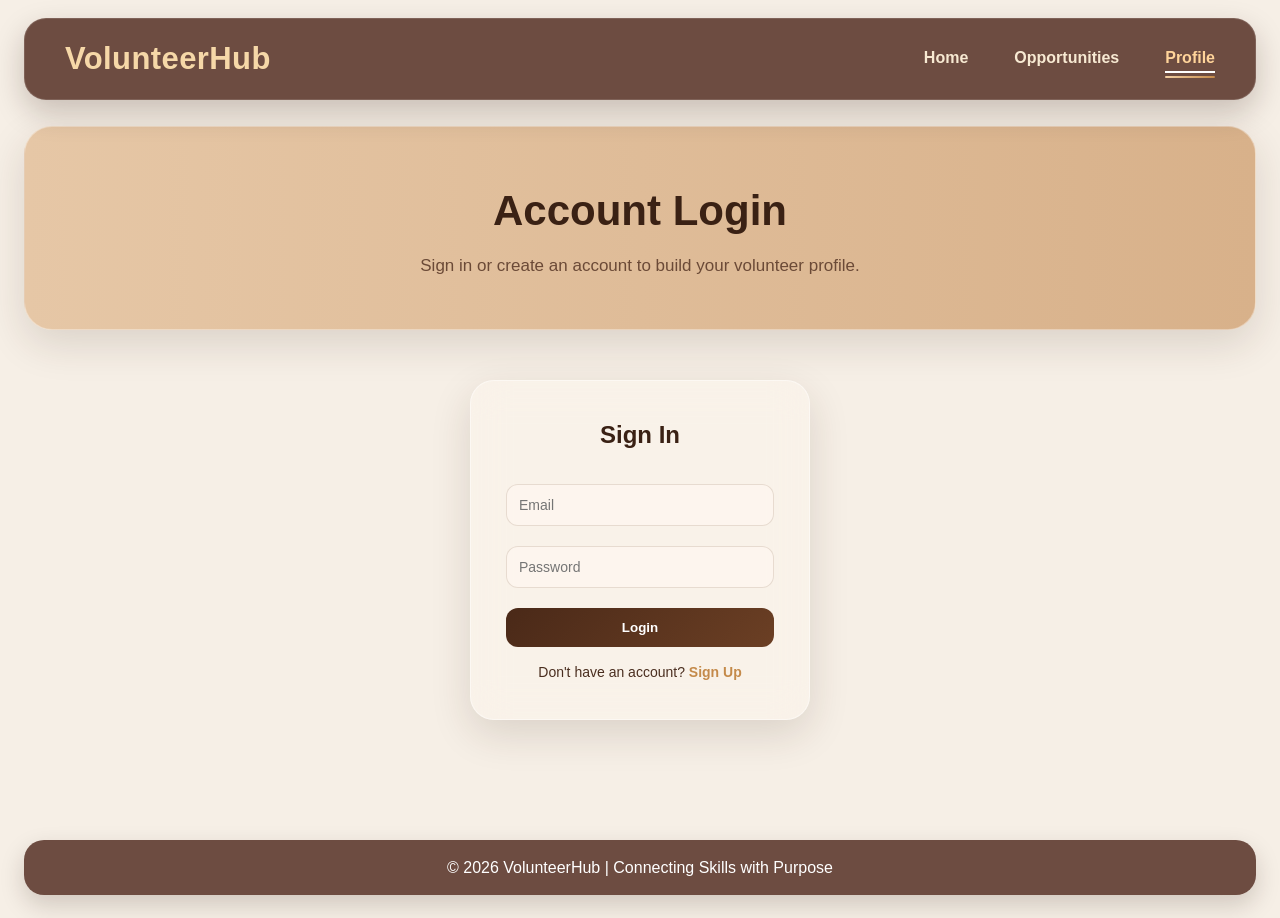
<file: auth.html>
<!DOCTYPE html>
<html lang="en">
<head>
<meta charset="UTF-8">
<meta name="viewport" content="width=device-width, initial-scale=1.0">
<title>VolunteerHub - Login</title>
<link rel="stylesheet" href="style.css">
</head>

<body>

<header class="navbar">
<div class="logo">VolunteerHub</div>

<nav>
<a href="index.html">Home</a>
<a href="opportunities.html">Opportunities</a>
<a href="auth.html" class="active">Profile</a>
</nav>
</header>

<section class="page-banner">
<h1>Account Login</h1>
<p>Sign in or create an account to build your volunteer profile.</p>
</section>

<div class="auth-container">

<!-- LOGIN -->
<div class="auth-box" id="loginBox">

<h2>Sign In</h2>

<input type="email" id="loginEmail" placeholder="Email">
<input type="password" id="loginPassword" placeholder="Password">

<button type="button" onclick="loginUser()">Login</button>

<p class="auth-text">
Don't have an account? 
<span onclick="showSignup()">Sign Up</span>
</p>

</div>


<!-- SIGNUP -->
<div class="auth-box signup-box" id="signupBox">

<h2>Create Profile</h2>

<input type="text" id="name" placeholder="Full Name">
<input type="email" id="email" placeholder="Email">
<input type="password" id="password" placeholder="Create Password">

<input type="tel" id="phone" placeholder="Phone Number">
<input type="text" id="location" placeholder="Location">
<input type="number" id="availability" placeholder="Availability (hours/week)">

<h3>Select Skills</h3>

<div class="skill-toggle">

<button type="button" class="skill-btn" onclick="toggleSkill(this)">Marketing</button>
<button type="button" class="skill-btn" onclick="toggleSkill(this)">Teaching</button>
<button type="button" class="skill-btn" onclick="toggleSkill(this)">Design</button>
<button type="button" class="skill-btn" onclick="toggleSkill(this)">Fundraising</button>
<button type="button" class="skill-btn" onclick="toggleSkill(this)">Communication</button>
<button type="button" class="skill-btn" onclick="toggleSkill(this)">Gardening</button>

</div>

<button type="button" onclick="createAccount()">Create Account</button>

<p class="auth-text">
Already have an account? 
<span onclick="showLogin()">Sign In</span>
</p>

</div>

</div>

<footer>
<p>© 2026 VolunteerHub | Connecting Skills with Purpose</p>
</footer>

<script src="script.js"></script>

</body>
</html>
</file>
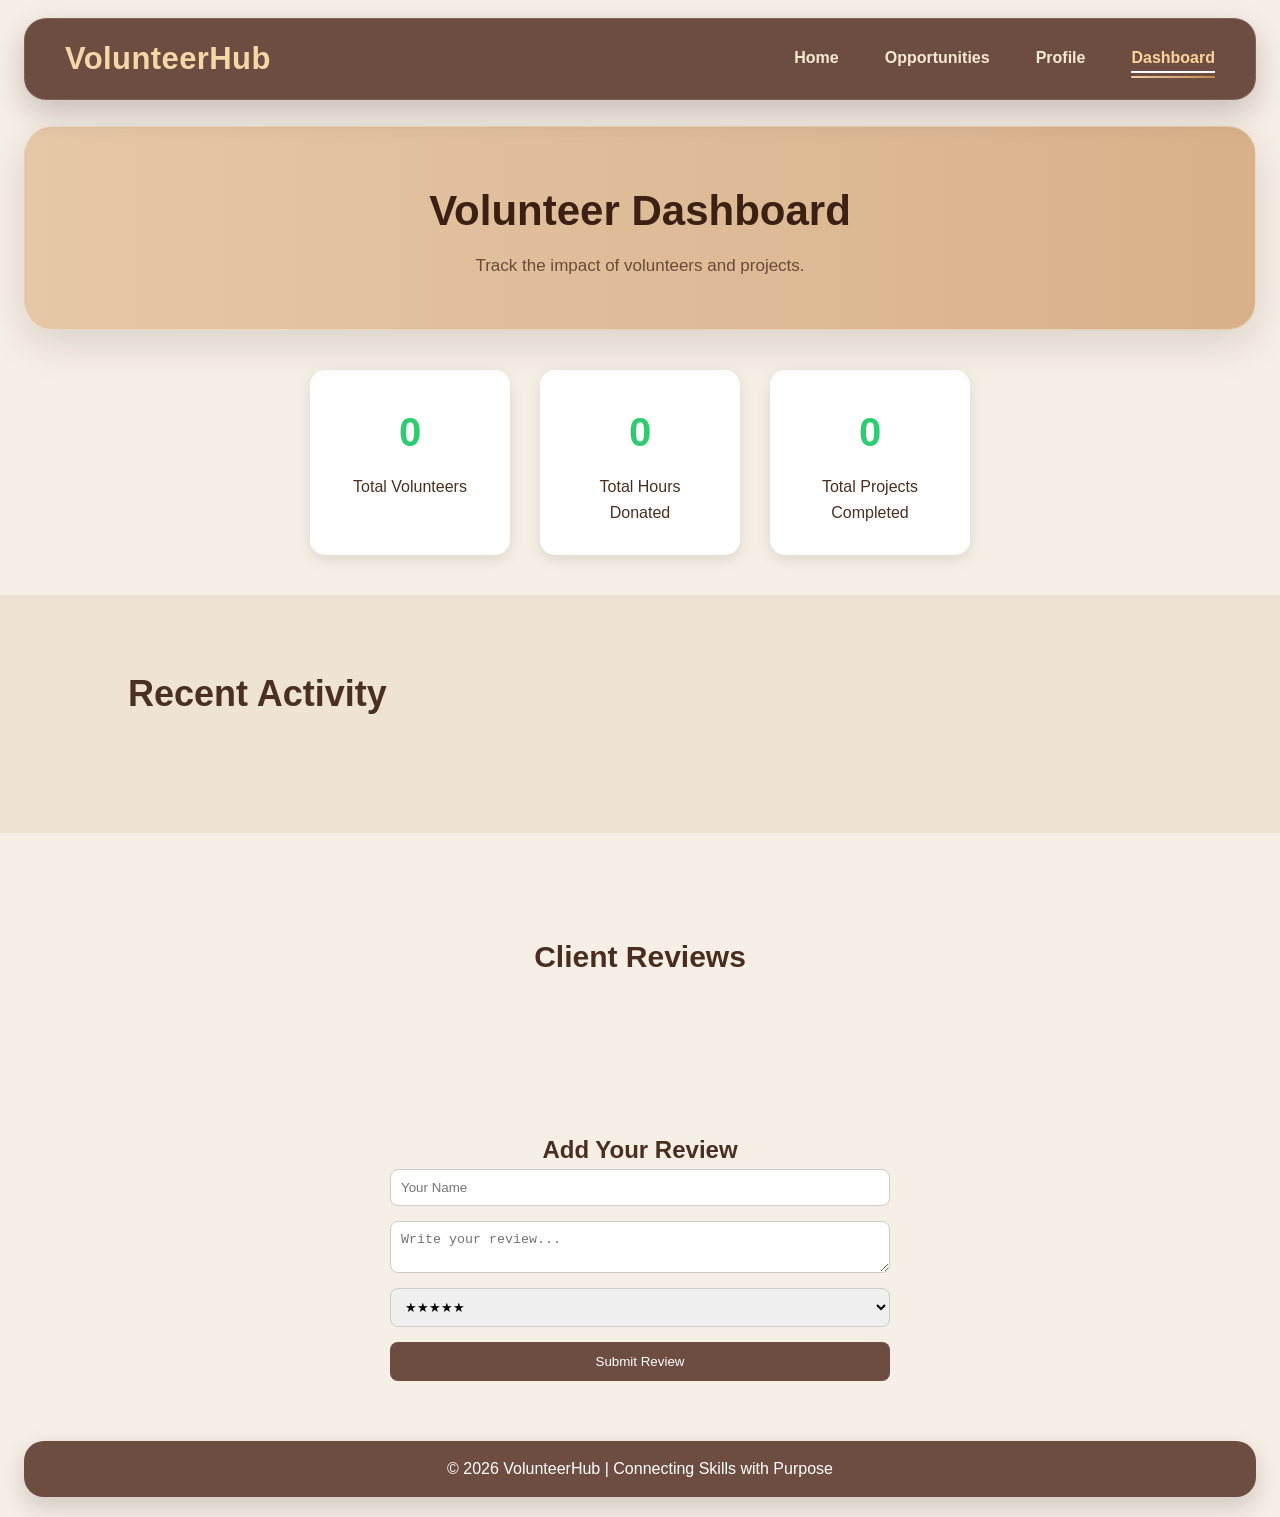
<file: dashboard.html>
<!DOCTYPE html>

<html lang="en">
<head>
<meta charset="UTF-8">
<meta name="viewport" content="width=device-width, initial-scale=1.0">
<title>VolunteerHub - Dashboard</title>
<link rel="stylesheet" href="style.css">
</head>

<body>

<header class="navbar">
<div class="logo">VolunteerHub</div>

<nav>
<a href="index.html">Home</a>
<a href="opportunities.html">Opportunities</a>
<a href="profile.html">Profile</a>
<a href="dashboard.html" class="active">Dashboard</a>
</nav>
</header>

<section class="page-banner">
<h1>Volunteer Dashboard</h1>
<p>Track the impact of volunteers and projects.</p>
</section>

<section class="dashboard-container">

<div class="dashboard-card">
<h2 id="totalVolunteers">0</h2>
<p>Total Volunteers</p>
</div>

<div class="dashboard-card">
<h2 id="totalHours">0</h2>
<p>Total Hours Donated</p>
</div>

<div class="dashboard-card">
<h2 id="totalProjects">0</h2>
<p>Total Projects Completed</p>
</div>

</section>
<!-- RECENT ACTIVITY -->

<section class="activity-section">

<h2 class="activity-title">Recent Activity</h2>

<div class="activity-list" id="activityList">

<div class="activity-item">

<div class="activity-icon">💜</div>

<div class="activity-text">
<h3>Completed session at Green Earth Foundation</h3>
<p>2 days ago • 4 hours contributed</p>
</div>

</div>

<div class="activity-item">

<div class="activity-icon">💜</div>

<div class="activity-text">
<h3>Volunteered for Community Food Drive</h3>
<p>5 days ago • 3 hours contributed</p>
</div>

</div>

<div class="activity-item">

<div class="activity-icon">💜</div>

<div class="activity-text">
<h3>Animal Shelter Support Program</h3>
<p>1 week ago • 5 hours contributed</p>
</div>

</div>

</div>

</section>

<!-- CLIENT REVIEWS -->

<section class="testimonial-section">

<h2 class="testimonial-title">Client Reviews</h2>

<div class="testimonial-grid" id="reviewsContainer">

<div class="testimonial-card">
<img src="https://i.pravatar.cc/80?img=12">
<h3>Victoria Linton</h3>
<div class="stars">★★★★★</div>
<p>The volunteers were incredibly helpful and dedicated. Their support made our community project a great success.</p>
</div>

<div class="testimonial-card highlight">
<img src="https://i.pravatar.cc/90?img=5">
<h3>EXCELLENT JOB!</h3>
<div class="stars">★★★★★</div>
<p>The VolunteerHub team showed outstanding commitment and teamwork. Their efforts had a real impact on our organization.</p>
</div>

<div class="testimonial-card">
<img src="https://i.pravatar.cc/80?img=20">
<h3>Nelly Vane</h3>
<div class="stars">★★★★★</div>
<p>The team did an amazing job helping us run our charity event smoothly. Highly recommended!</p>
</div>

</div>

</section>



<!-- ADD REVIEW SECTION -->

<section class="add-review">

<h2>Add Your Review</h2>

<form id="reviewForm">

<input type="text" id="clientName" placeholder="Your Name" required>

<textarea id="clientReview" placeholder="Write your review..." required></textarea>

<select id="clientRating">
<option value="★★★★★">★★★★★</option>
<option value="★★★★">★★★★</option>
<option value="★★★">★★★</option>
<option value="★★">★★</option>
<option value="★">★</option>
</select>

<button type="submit">Submit Review</button>

</form>

</section>

<footer>
<p>© 2026 VolunteerHub | Connecting Skills with Purpose</p>
</footer>

<script src="script.js"></script>

</body>
</html>
</file>
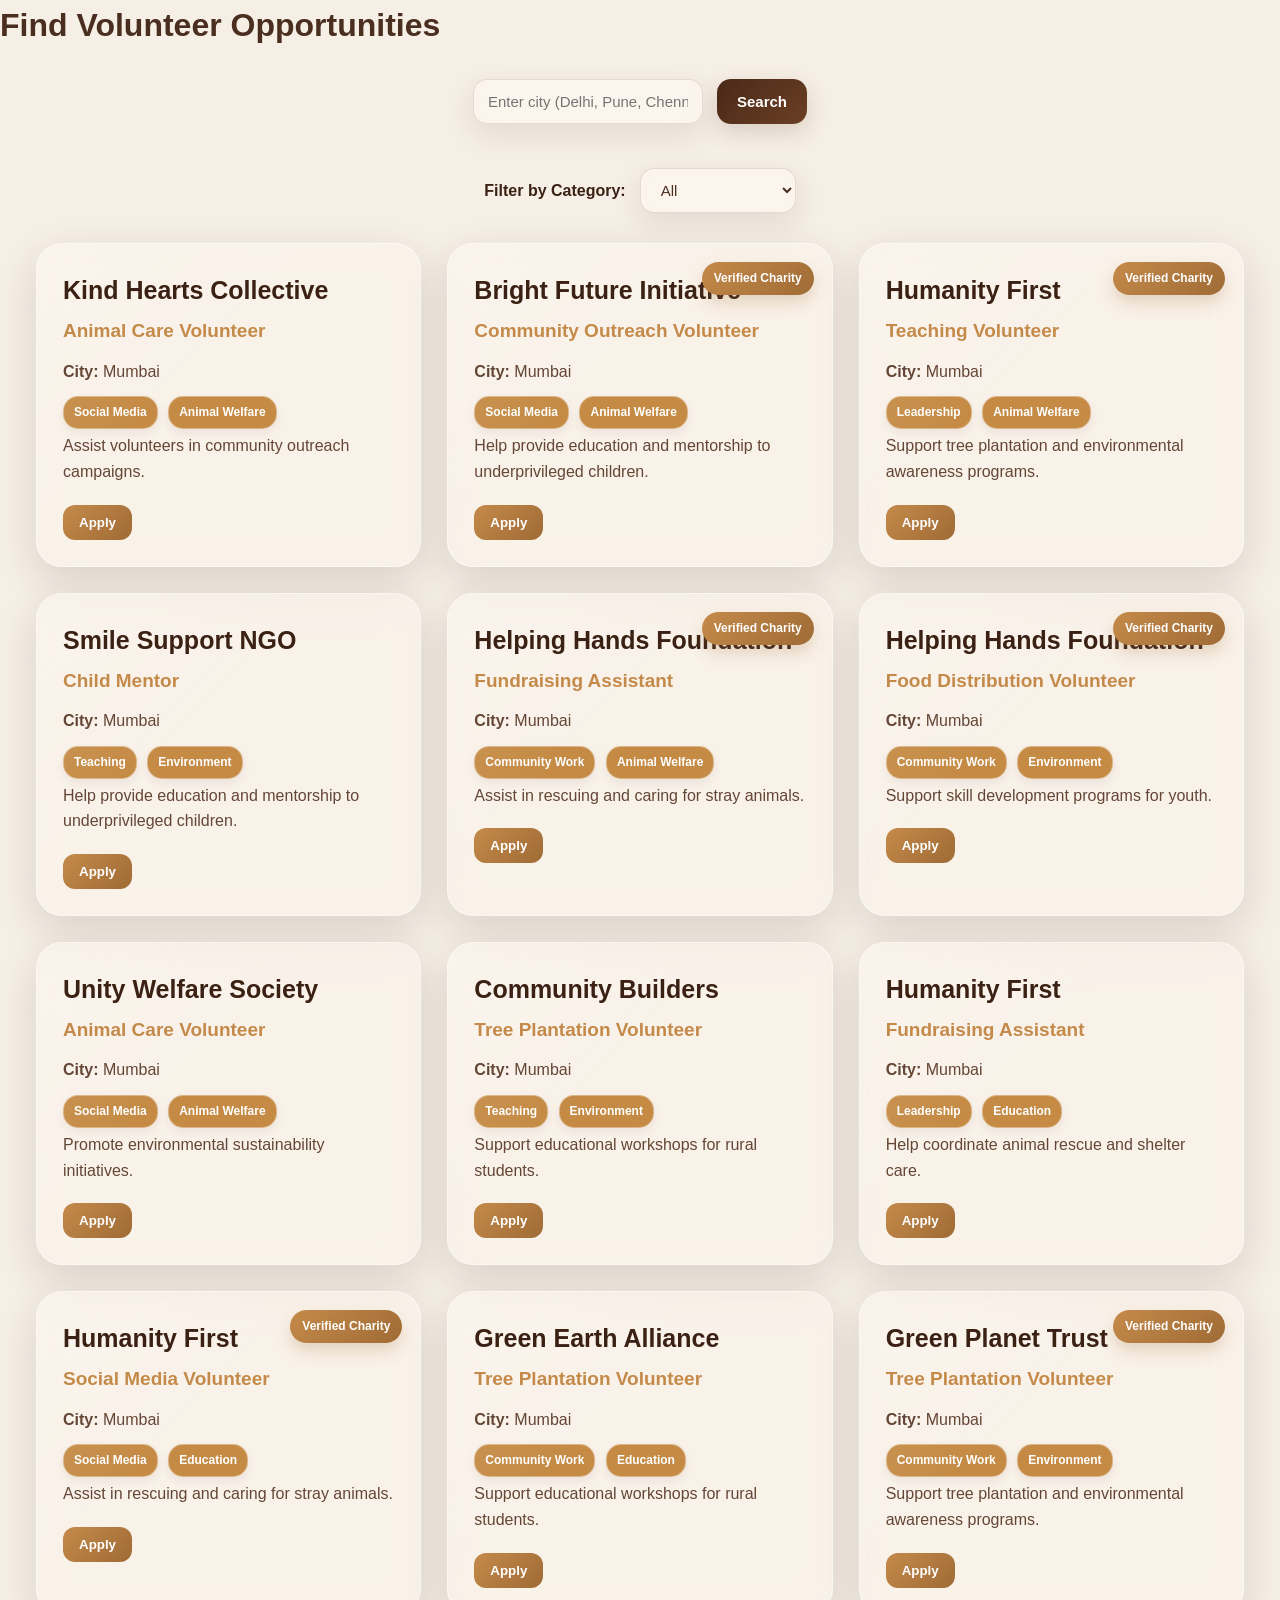
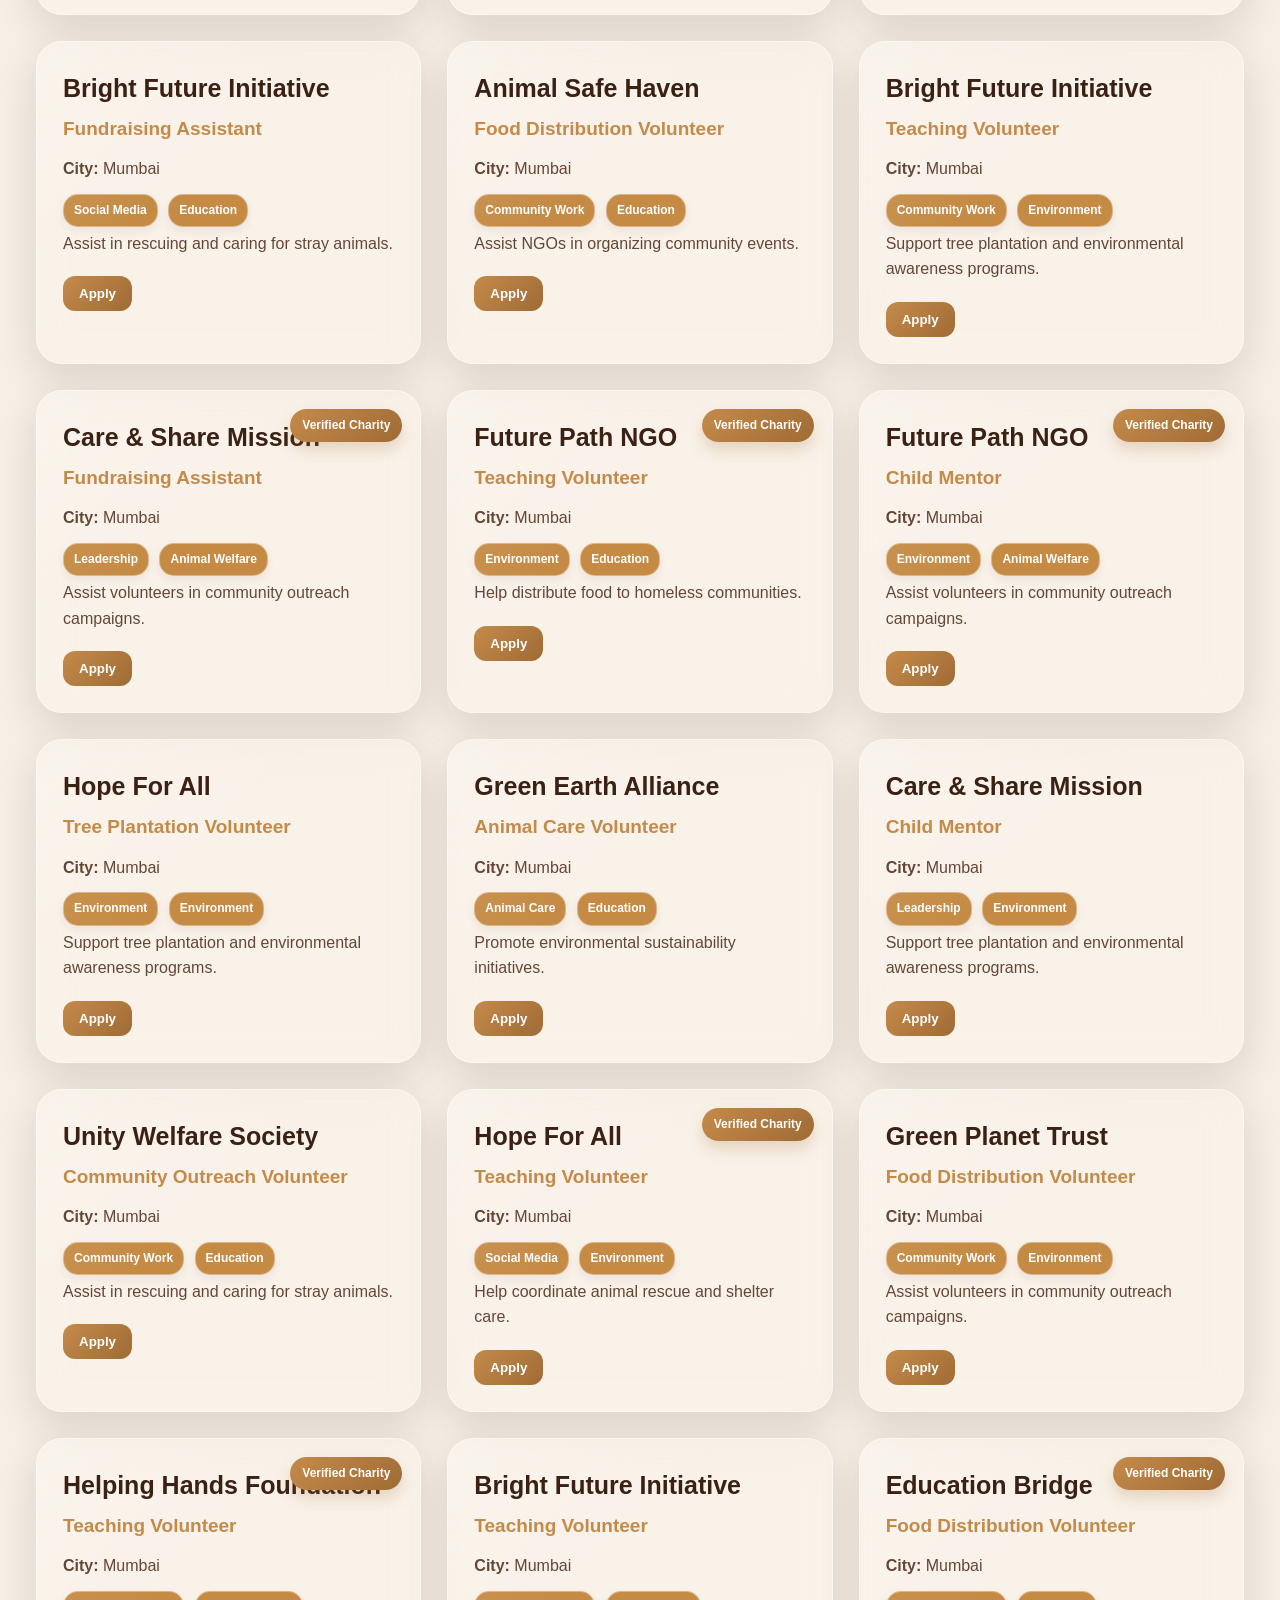
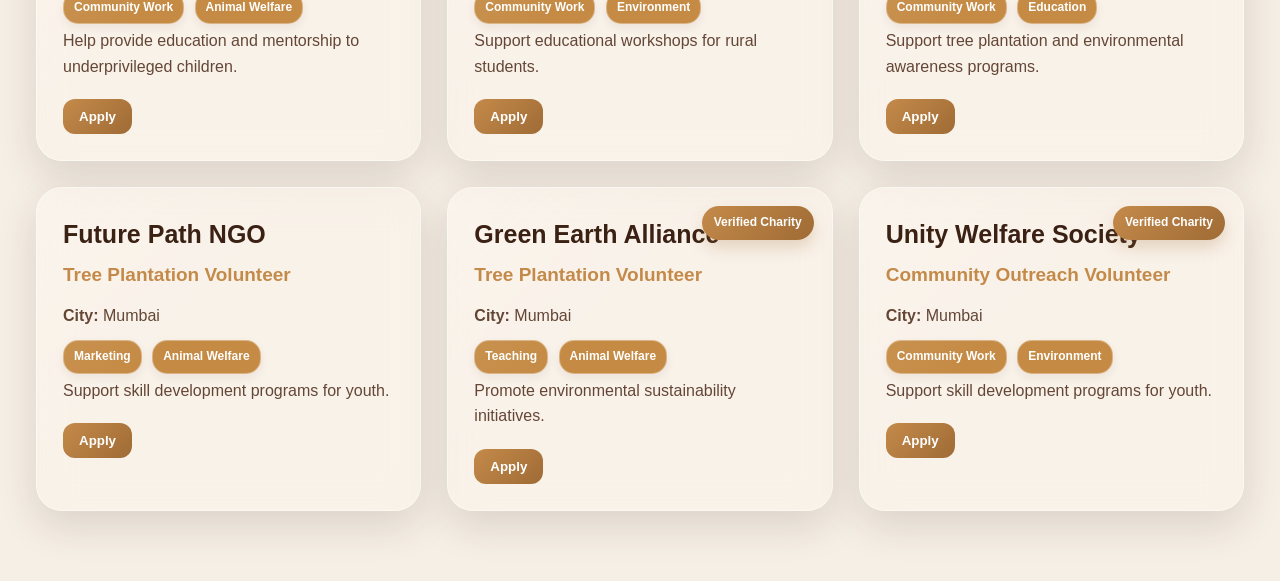
<file: opportunities.html>
<!DOCTYPE html>
<html lang="en">

<head>
<meta charset="UTF-8">
<meta name="viewport" content="width=device-width, initial-scale=1.0">
<title>Volunteer Opportunities</title>

<link rel="stylesheet" href="style.css">

</head>

<body>

<h1>Find Volunteer Opportunities</h1>

<div class="search-section">

<input 
type="text"
id="citySearch"
placeholder="Enter city (Delhi, Pune, Chennai...)"
>

<button onclick="searchCity()">Search</button>

</div>

<div class="filters">

<label>Filter by Category:</label>

<select id="categoryFilter" onchange="filterByCategory()">
<option value="all">All</option>
<option value="Education">Education</option>
<option value="Environment">Environment</option>
<option value="Animal Welfare">Animal Welfare</option>
</select>

</div>

<section class="opportunity-container" id="ngoContainer">
    <script src="script.js"></script>
</section>

</body>
</html>
</file>
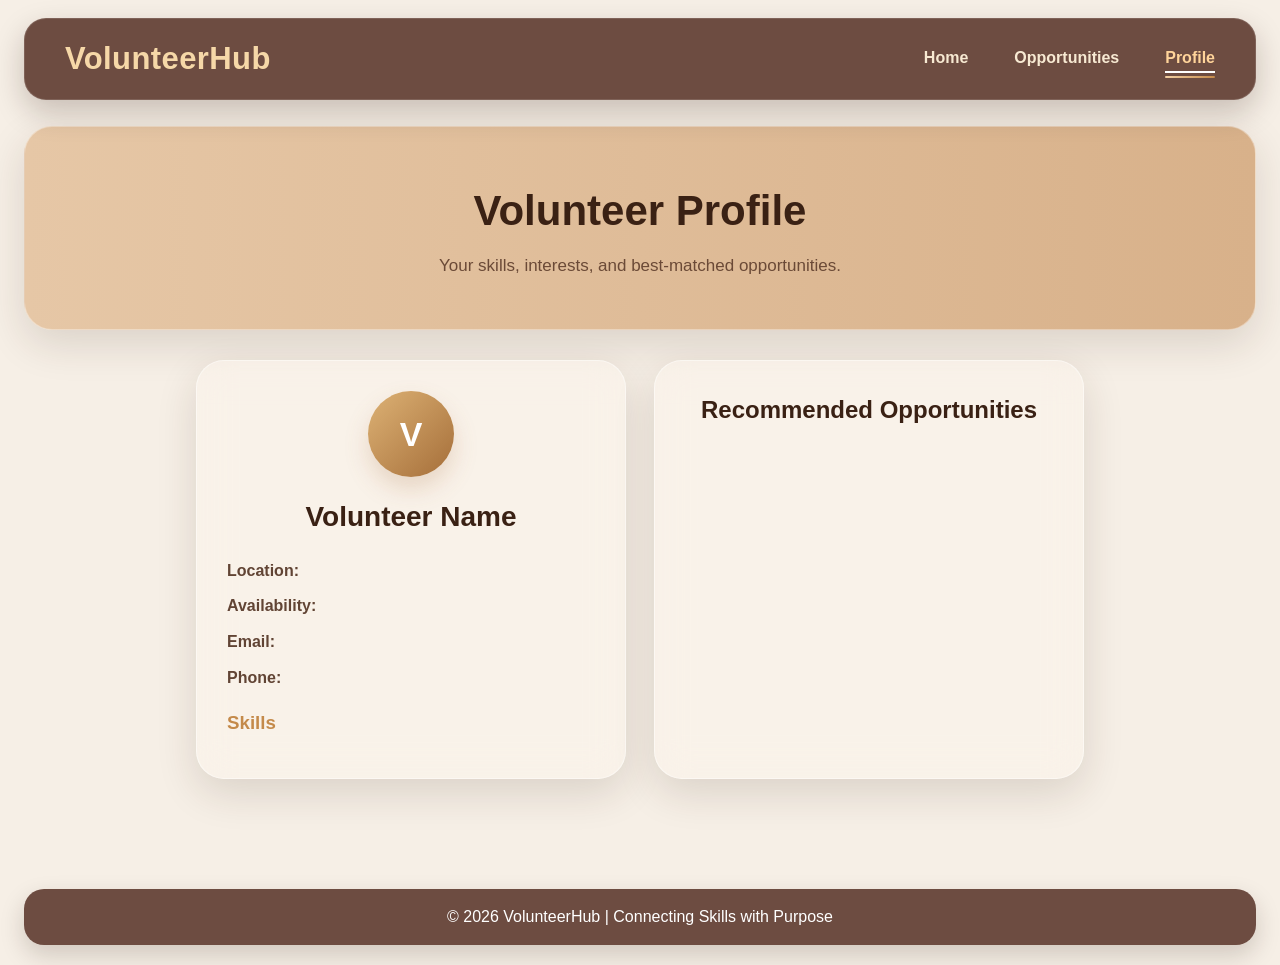
<file: profile.html>
<!DOCTYPE html>
<html lang="en">
<head>
<meta charset="UTF-8">
<meta name="viewport" content="width=device-width, initial-scale=1.0">
<title>VolunteerHub - Profile</title>
<link rel="stylesheet" href="style.css">
</head>

<body>

<header class="navbar">
<div class="logo">VolunteerHub</div>

<nav>
<a href="index.html">Home</a>
<a href="opportunities.html">Opportunities</a>
<a href="auth.html" class="active">Profile</a>
</nav>
</header>

<section class="page-banner">
<h1>Volunteer Profile</h1>
<p>Your skills, interests, and best-matched opportunities.</p>
</section>

<section class="profile-container">

<!-- PROFILE CARD -->
<div class="profile-card">

<div class="avatar" id="avatarLetter">V</div>

<h2 id="profileName">Volunteer Name</h2>

<p><strong>Location:</strong> <span id="profileLocation"></span></p>

<p><strong>Availability:</strong> <span id="profileAvailability"></span></p>

<p><strong>Email:</strong> <span id="profileEmail"></span></p>

<p><strong>Phone:</strong> <span id="profilePhone"></span></p>

<h3>Skills</h3>
<div id="profileSkills" class="skills-container"></div>

</div>

<!-- RECOMMENDED OPPORTUNITIES -->
<div class="recommended-card">

<h2>Recommended Opportunities</h2>

<div id="recommendedContainer"></div>

</div>

</section>

<footer>
<p>© 2026 VolunteerHub | Connecting Skills with Purpose</p>
</footer>

<script src="script.js"></script>

</body>
</html>
</file>
<file: style.css>
* {
    margin: 0;
    padding: 0;
    box-sizing: border-box;
}

:root {
    --bg: #f7efe6;
    --bg-2: #ead6bd;
    --glass: rgba(255, 248, 240, 0.28);
    --glass-strong: rgba(255, 248, 240, 0.4);
    --stroke: rgba(255, 255, 255, 0.38);

    --brown-dark: #3a2114;
    --brown-mid: #6b3f24;
    --brown-soft: #8a5a36;
    --gold: #c48a4a;
    --gold-light: #e3bf8a;
    --cream: #fff8f1;
    --text: #4a2e1f;

    --shadow-soft: 0 10px 30px rgba(58, 33, 20, 0.10);
    --shadow-card: 0 14px 40px rgba(58, 33, 20, 0.14);
    --shadow-btn: 0 8px 22px rgba(91, 52, 29, 0.18);
}

body {
    font-family: Arial, sans-serif;
    color: var(--text);
    line-height: 1.6;
    background:
        radial-gradient(circle at top left, rgba(228, 191, 138, 0.28), transparent 30%),
        radial-gradient(circle at top right, rgba(196, 138, 74, 0.18), transparent 24%),
        linear-gradient(180deg, #f8f0e7 0%, #f3e7d9 45%, #efe1d0 100%);
    min-height: 100vh;
}

/* NAVBAR */
.navbar {
    position: sticky;
    top: 0;
    z-index: 1000;
    margin: 18px 24px 0;
    padding: 16px 32px;
    display: flex;
    justify-content: space-between;
    align-items: center;

    background: rgba(58, 33, 20, 0.78);
    backdrop-filter: blur(18px);
    -webkit-backdrop-filter: blur(18px);
    border: 1px solid rgba(255, 255, 255, 0.12);
    border-radius: 22px;
    box-shadow: 0 12px 30px rgba(40, 20, 10, 0.22);
}

.logo {
    font-size: 31px;
    font-weight: 800;
    color: #f6d8a8;
    letter-spacing: 0.4px;
}

.navbar nav {
    display: flex;
    gap: 26px;
}

.navbar nav a {
    color: #f7e9d2;
    text-decoration: none;
    font-size: 16px;
    font-weight: 700;
    position: relative;
    transition: 0.3s ease;
}

.navbar nav a:hover,
.navbar nav a.active {
    color: #ffd49a;
}

.navbar nav a::after {
    content: "";
    position: absolute;
    left: 0;
    bottom: -7px;
    width: 0;
    height: 2px;
    background: linear-gradient(90deg, #f3d0a3, #c48a4a);
    transition: width 0.3s ease;
    border-radius: 2px;
}

.navbar nav a:hover::after,
.navbar nav a.active::after {
    width: 100%;
}

/* HOME HERO */
.home-hero {
    min-height: 74vh;
    display: flex;
    justify-content: center;
    align-items: center;
    padding: 70px 24px 50px;
    position: relative;
    overflow: hidden;
}

.home-hero::before,
.home-hero::after {
    content: "";
    position: absolute;
    border-radius: 50%;
    filter: blur(60px);
    z-index: 0;
}

.home-hero::before {
    width: 260px;
    height: 260px;
    background: rgba(196, 138, 74, 0.22);
    top: 8%;
    left: 10%;
}

.home-hero::after {
    width: 300px;
    height: 300px;
    background: rgba(107, 63, 36, 0.14);
    bottom: 5%;
    right: 8%;
}

.home-content {
    position: relative;
    z-index: 1;
    max-width: 900px;
    text-align: center;
    padding: 48px 42px;

    background: var(--glass);
    backdrop-filter: blur(20px);
    -webkit-backdrop-filter: blur(20px);
    border: 1px solid var(--stroke);
    border-radius: 32px;
    box-shadow: var(--shadow-card);
}

.hero-tag {
    display: inline-block;
    padding: 9px 18px;
    margin-bottom: 20px;
    border-radius: 999px;
    font-size: 14px;
    font-weight: 700;
    color: var(--brown-mid);
    background: rgba(255, 255, 255, 0.55);
    border: 1px solid rgba(255, 255, 255, 0.4);
    box-shadow: var(--shadow-soft);
}

.home-content h1 {
    font-size: 58px;
    line-height: 1.08;
    color: var(--brown-dark);
    margin-bottom: 18px;
    font-weight: 800;
    letter-spacing: -1px;
}

.hero-text {
    max-width: 700px;
    margin: 0 auto 30px;
    font-size: 19px;
    color: #674633;
}

.home-buttons {
    display: flex;
    justify-content: center;
    flex-wrap: wrap;
    gap: 16px;
}

.btn {
    display: inline-block;
    text-decoration: none;
    padding: 14px 26px;
    border-radius: 14px;
    font-weight: 700;
    font-size: 16px;
    transition: 0.3s ease;
    box-shadow: var(--shadow-btn);
}

.btn {
    background: linear-gradient(135deg, #4a2918, #6b3f24);
    color: white;
    border: 1px solid rgba(255, 255, 255, 0.08);
}

.btn:hover {
    transform: translateY(-3px) scale(1.02);
    box-shadow: 0 14px 28px rgba(58, 33, 20, 0.24);
}

.btn-light {
    background: linear-gradient(135deg, #d8a363, #b97d3e);
    color: white;
}

.btn-light:hover {
    background: linear-gradient(135deg, #e0ad6e, #c78945);
}

/* HOME FEATURES */
.home-features {
    display: grid;
    grid-template-columns: repeat(auto-fit, minmax(280px, 1fr));
    gap: 26px;
    padding: 20px 36px 70px;
}

.feature-box {
    padding: 30px 26px;
    border-radius: 26px;
    text-align: center;

    background: rgba(255, 250, 245, 0.34);
    backdrop-filter: blur(16px);
    -webkit-backdrop-filter: blur(16px);
    border: 1px solid rgba(255, 255, 255, 0.42);
    box-shadow: var(--shadow-card);

    transition: 0.3s ease;
    position: relative;
    overflow: hidden;
}

.feature-box::before {
    content: "";
    position: absolute;
    inset: 0;
    background: linear-gradient(135deg, rgba(255,255,255,0.15), transparent 45%);
    pointer-events: none;
}

.feature-box:hover {
    transform: translateY(-6px);
}

.feature-box h2 {
    font-size: 22px;
    color: var(--brown-dark);
    margin-bottom: 10px;
}

.feature-box p {
    color: #6b4a37;
    font-size: 16px;
}

/* PAGE BANNER */
.page-banner {
    margin: 26px 24px 0;
    padding: 46px 24px 34px;
    text-align: center;
    border-radius: 28px;
    background:
        linear-gradient(135deg, rgba(255,248,240,0.34), rgba(234,214,189,0.36)),
        linear-gradient(135deg, #ecd9c2, #dcb58a);
    backdrop-filter: blur(16px);
    -webkit-backdrop-filter: blur(16px);
    border: 1px solid rgba(255, 255, 255, 0.35);
    box-shadow: var(--shadow-card);
}

.page-banner h1 {
    font-size: 42px;
    color: var(--brown-dark);
    margin-bottom: 8px;
}

.page-banner p {
    color: #6b4a37;
    font-size: 17px;
}

/* SEARCH */
.search-section {
    display: flex;
    justify-content: center;
    flex-wrap: wrap;
    gap: 14px;
    padding: 28px 24px 14px;
}

.search-section input,
.search-section select {
    width: 230px;
    padding: 13px 14px;
    border-radius: 14px;
    border: 1px solid rgba(107, 63, 36, 0.14);
    background: rgba(255, 249, 242, 0.55);
    backdrop-filter: blur(12px);
    -webkit-backdrop-filter: blur(12px);
    color: var(--text);
    font-size: 15px;
    outline: none;
    box-shadow: var(--shadow-soft);
}

.search-section input:focus,
.search-section select:focus {
    border-color: rgba(196, 138, 74, 0.6);
    box-shadow: 0 0 0 4px rgba(196, 138, 74, 0.12);
}

.search-section button {
    padding: 13px 20px;
    border: none;
    border-radius: 14px;
    background: linear-gradient(135deg, #4a2918, #6b3f24);
    color: white;
    font-size: 15px;
    font-weight: 700;
    cursor: pointer;
    transition: 0.3s ease;
    box-shadow: var(--shadow-btn);
}

.search-section button:hover {
    transform: translateY(-2px);
}

.reset-btn {
    background: linear-gradient(135deg, #d5a062, #b77b3d) !important;
}

/* OPPORTUNITY CARDS */
.opportunity-container {
    display: grid;
    grid-template-columns: repeat(auto-fit, minmax(290px, 1fr));
    gap: 26px;
    padding: 20px 36px 70px;
}

.card {
    position: relative;
    padding: 26px;
    border-radius: 26px;

    background: rgba(255, 248, 240, 0.38);
    backdrop-filter: blur(18px);
    -webkit-backdrop-filter: blur(18px);
    border: 1px solid rgba(255, 255, 255, 0.42);
    box-shadow: var(--shadow-card);

    overflow: hidden;
    transition: 0.35s ease;
}

.card::before {
    content: "";
    position: absolute;
    inset: 0;
    background: linear-gradient(135deg, rgba(255,255,255,0.14), transparent 40%);
    pointer-events: none;
}

.card:hover {
    transform: translateY(-7px) scale(1.01);
    box-shadow: 0 18px 40px rgba(58, 33, 20, 0.18);
}

.card h2 {
    color: var(--brown-dark);
    font-size: 25px;
    margin-bottom: 6px;
    position: relative;
    z-index: 1;
}

.card h3 {
    color: var(--gold);
    font-size: 19px;
    margin-bottom: 12px;
    position: relative;
    z-index: 1;
}

.card p {
    color: #644636;
    margin-bottom: 8px;
    position: relative;
    z-index: 1;
}

.badges {
    margin: 14px 0;
    position: relative;
    z-index: 1;
}

.badge {
    display: inline-block;
    padding: 7px 13px;
    margin: 4px 6px 4px 0;
    border-radius: 999px;
    font-size: 13px;
    font-weight: 700;
    color: #6a4428;
    background: rgba(240, 212, 174, 0.72);
    border: 1px solid rgba(255, 255, 255, 0.35);
    box-shadow: 0 4px 10px rgba(58, 33, 20, 0.07);
}

.verified {
    position: absolute;
    top: 18px;
    right: 18px;
    z-index: 2;
    padding: 7px 12px;
    border-radius: 999px;
    font-size: 12px;
    font-weight: 700;
    color: white;
    background: linear-gradient(135deg, #c48a4a, #9f6b35);
    box-shadow: 0 8px 16px rgba(159, 107, 53, 0.24);
}

/* PROFILE PAGE */
.profile-page {
    display: flex;
    flex-wrap: wrap;
    gap: 28px;
    justify-content: center;
    padding: 30px 36px 70px;
}

.profile-card,
.recommendation-card {
    width: 430px;
    padding: 30px;
    border-radius: 28px;

    background: rgba(255, 248, 240, 0.38);
    backdrop-filter: blur(18px);
    -webkit-backdrop-filter: blur(18px);
    border: 1px solid rgba(255, 255, 255, 0.42);
    box-shadow: var(--shadow-card);
}

.profile-icon {
    width: 86px;
    height: 86px;
    margin: 0 auto 18px;
    border-radius: 50%;
    display: flex;
    justify-content: center;
    align-items: center;
    font-size: 34px;
    font-weight: 800;
    color: white;
    background: linear-gradient(135deg, #ddb275, #a56e39);
    box-shadow: 0 12px 24px rgba(165, 110, 57, 0.22);
}

.profile-card h2,
.recommendation-card h2 {
    text-align: center;
    color: var(--brown-dark);
    margin-bottom: 18px;
    font-size: 28px;
}

.profile-card p {
    margin-bottom: 10px;
    color: #614434;
}

.profile-card h3 {
    margin-top: 18px;
    margin-bottom: 8px;
    color: var(--gold);
}

.recommend-box {
    padding: 18px;
    margin-bottom: 18px;
    border-radius: 18px;
    background: rgba(255, 252, 248, 0.42);
    backdrop-filter: blur(14px);
    -webkit-backdrop-filter: blur(14px);
    border-left: 5px solid var(--gold);
    box-shadow: var(--shadow-soft);
}

.recommend-box h3 {
    color: var(--brown-dark);
    margin-bottom: 8px;
}

/* FOOTER */
footer {
    margin: 0 24px 20px;
    padding: 18px;
    text-align: center;
    color: #f7e8d2;
    background: rgba(58, 33, 20, 0.82);
    backdrop-filter: blur(16px);
    -webkit-backdrop-filter: blur(16px);
    border-radius: 20px;
    box-shadow: 0 10px 24px rgba(40, 20, 10, 0.18);
}

/* RESPONSIVE */
@media (max-width: 900px) {
    .home-content h1 {
        font-size: 44px;
    }
}

@media (max-width: 768px) {
    .navbar {
        flex-direction: column;
        gap: 12px;
        padding: 16px 20px;
        margin: 14px 14px 0;
    }

    .navbar nav {
        gap: 18px;
        flex-wrap: wrap;
        justify-content: center;
    }

    .home-hero {
        min-height: auto;
        padding: 50px 16px 34px;
    }

    .home-content {
        padding: 32px 20px;
        border-radius: 24px;
    }

    .home-content h1 {
        font-size: 34px;
    }

    .hero-text {
        font-size: 16px;
    }

    .home-features,
    .opportunity-container,
    .profile-page {
        padding-left: 18px;
        padding-right: 18px;
    }

    .page-banner {
        margin: 20px 14px 0;
    }

    .page-banner h1 {
        font-size: 30px;
    }

    .profile-card,
    .recommendation-card {
        width: 100%;
    }

    footer {
        margin: 0 14px 14px;
    }
}
/* AUTH PAGE */

.auth-container{
display:flex;
justify-content:center;
align-items:center;
gap:40px;
padding:50px 20px 80px;
flex-wrap:wrap;
}

.auth-box{
width:340px;
padding:35px;
border-radius:24px;

background: rgba(255, 248, 240, 0.38);
backdrop-filter: blur(18px);
-webkit-backdrop-filter: blur(18px);
border: 1px solid rgba(255,255,255,0.42);

box-shadow: var(--shadow-card);

text-align:center;
}

.auth-box h2{
margin-bottom:20px;
color:var(--brown-dark);
}

.auth-box input{
width:100%;
padding:12px;
margin:10px 0;
border-radius:12px;
border:1px solid rgba(107,63,36,0.15);
background:rgba(255,249,242,0.6);
font-size:14px;
}

.auth-box input:focus{
outline:none;
border-color:var(--gold);
box-shadow:0 0 0 3px rgba(196,138,74,0.15);
}

.auth-box button{
width:100%;
padding:12px;
margin-top:10px;
border:none;
border-radius:12px;

background:linear-gradient(135deg,#4a2918,#6b3f24);
color:white;
font-weight:700;
cursor:pointer;

transition:0.3s;
}

.auth-box button:hover{
transform:translateY(-2px);
}

.auth-text{
margin-top:14px;
font-size:14px;
}

.auth-text span{
color:var(--gold);
font-weight:700;
cursor:pointer;
}

.signup-box{
display:none;
}

/* Skill toggle buttons */

.skill-toggle{
display:flex;
flex-wrap:wrap;
gap:10px;
margin:15px 0 20px;
justify-content:center;
}

.skill-btn{
padding:8px 16px;
border-radius:20px;
border:1px solid #c9b7a3;
background:#f3ebe3;
cursor:pointer;
font-weight:600;
transition:0.3s;
}

.skill-btn:hover{
background:#e5d5c4;
}

.skill-btn.active{
background:#c48a4a;
color:white;
border:none;
}

.skills-container{
display:flex;
flex-wrap:wrap;
gap:8px;
margin-top:10px;
}

.badge{
background:#c58b45;
color:white;
padding:6px 10px;
border-radius:15px;
font-size:12px;
}
/* PROFILE SKILLS FIX */

.skills-container{
display:flex;
flex-wrap:wrap;
gap:10px;
margin-top:10px;
}

/* Skill badges inside profile */

.skills-container .badge{
background: linear-gradient(135deg,#c48a4a,#9f6b35);
color:white;
padding:6px 12px;
border-radius:16px;
font-size:13px;
font-weight:600;
box-shadow:0 4px 10px rgba(58,33,20,0.15);
}

/* PROFILE PAGE LAYOUT FIX */

.profile-container{
display:flex;
flex-wrap:wrap;
gap:28px;
justify-content:center;
padding:30px 36px 70px;
}

/* PROFILE CARD */

.profile-card{
width:430px;
padding:30px;
border-radius:28px;

background: rgba(255, 248, 240, 0.38);
backdrop-filter: blur(18px);
-webkit-backdrop-filter: blur(18px);
border: 1px solid rgba(255,255,255,0.42);

box-shadow: var(--shadow-card);
}

/* PROFILE AVATAR */

.avatar{
width:86px;
height:86px;
margin:0 auto 18px;
border-radius:50%;

display:flex;
justify-content:center;
align-items:center;

font-size:34px;
font-weight:800;
color:white;

background:linear-gradient(135deg,#ddb275,#a56e39);

box-shadow:0 12px 24px rgba(165,110,57,0.22);
}

/* RECOMMENDED OPPORTUNITIES CARD */

.recommended-card{
width:430px;
padding:30px;
border-radius:28px;

background: rgba(255, 248, 240, 0.38);
backdrop-filter: blur(18px);
-webkit-backdrop-filter: blur(18px);
border: 1px solid rgba(255,255,255,0.42);

box-shadow: var(--shadow-card);
}

.recommended-card h2{
text-align:center;
margin-bottom:18px;
color:var(--brown-dark);
}

/* Recommendation boxes */

.recommend-box{
padding:18px;
margin-bottom:18px;
border-radius:18px;

background: rgba(255,252,248,0.42);
backdrop-filter: blur(14px);
-webkit-backdrop-filter: blur(14px);

border-left:5px solid var(--gold);

box-shadow: var(--shadow-soft);
}

.recommend-box h3{
color:var(--brown-dark);
margin-bottom:8px;
}
/* APPLY BUTTON */

.apply-btn{
margin-top:12px;
padding:10px 16px;
border:none;
border-radius:12px;

background:linear-gradient(135deg,#c48a4a,#9f6b35);
color:white;

font-weight:700;
cursor:pointer;
transition:0.3s;
}

.apply-btn:hover{
transform:translateY(-2px);
box-shadow:0 8px 16px rgba(58,33,20,0.18);
}
/* NGO CATEGORY FILTER */

.filters{
display:flex;
justify-content:center;
align-items:center;
gap:14px;
margin:30px 0 10px;
flex-wrap:wrap;
}

.filters label{
font-weight:700;
color:var(--brown-dark);
}

.filters select{
padding:12px 16px;
border-radius:14px;
border:1px solid rgba(107,63,36,0.15);

background:rgba(255,249,242,0.6);
backdrop-filter:blur(12px);

font-size:15px;
color:var(--text);

box-shadow:var(--shadow-soft);
cursor:pointer;
transition:0.25s;
}

.filters select:focus{
outline:none;
border-color:var(--gold);
box-shadow:0 0 0 4px rgba(196,138,74,0.12);
}


/* SUCCESS POPUP */

.success-popup{
position:fixed;
bottom:30px;
right:30px;

background:linear-gradient(135deg,#c48a4a,#9f6b35);
color:white;

padding:14px 22px;
border-radius:12px;

font-weight:600;
box-shadow:0 10px 25px rgba(58,33,20,0.2);

animation:popupFade 3s ease forwards;
z-index:1000;
}

@keyframes popupFade{
0%{opacity:0;transform:translateY(20px)}
20%{opacity:1;transform:translateY(0)}
80%{opacity:1}
100%{opacity:0;transform:translateY(20px)}
}
.signup-box{
display:none;
}

.skill-btn.active{
background:#2ecc71;
color:white;
}
.recommend-card{
background:white;
padding:15px;
margin-bottom:15px;
border-radius:10px;
box-shadow:0 3px 10px rgba(0,0,0,0.1);
}
.dashboard-container{
display:flex;
justify-content:center;
gap:30px;
padding:40px;
flex-wrap:wrap;
}

.dashboard-card{
background:white;
padding:30px;
width:220px;
text-align:center;
border-radius:12px;
box-shadow:0 5px 15px rgba(0,0,0,0.1);
}

.dashboard-card h2{
font-size:40px;
color:#2ecc71;
margin-bottom:10px;
}
.testimonial-section{
    margin-top:50px;
    text-align:center;
}

.testimonial-title{
    font-size:28px;
    margin-bottom:30px;
    color:#4b2e2e;
}

.testimonial-container{
    display:flex;
    justify-content:center;
    gap:30px;
    flex-wrap:wrap;
}

.testimonial-card{
    background:#fff;
    padding:25px;
    width:260px;
    border-radius:15px;
    box-shadow:0 8px 20px rgba(0,0,0,0.1);
    position:relative;
}

.testimonial-card .profile{
    width:60px;
    height:60px;
    border-radius:50%;
    margin-bottom:10px;
}

.testimonial-card h3{
    margin:5px 0;
}

.stars{
    color:#f4b400;
    margin-bottom:10px;
}

.testimonial-card p{
    font-size:14px;
    color:#555;
}

.highlight{
    transform:scale(1.1);
    background:#f9f6f2;
}
.reviews-section{
  margin-top:60px;
  text-align:center;
}

.reviews-title{
  font-size:30px;
  margin-bottom:40px;
  color:#4a2d1f;
}

.reviews-grid{
  display:grid;
  grid-template-columns:repeat(4,1fr);
  gap:25px;
  max-width:1100px;
  margin:auto;
}

.review-card{
  background:#fff;
  padding:20px;
  border-radius:16px;
  box-shadow:0 8px 18px rgba(0,0,0,0.1);
  text-align:center;
}

.review-card img{
  width:60px;
  height:60px;
  border-radius:50%;
  margin-bottom:10px;
}

.review-card.big{
  grid-column:2 / span 2;
  grid-row:1 / span 2;
  padding:35px;
}

.stars{
  color:#f4b400;
  margin:8px 0;
}

/* Custom placement similar to image */

.card1{grid-column:1;grid-row:1;}
.card2{grid-column:2/span 2;grid-row:1/span 2;}
.card3{grid-column:4;grid-row:1;}
.card4{grid-column:1;grid-row:2;}
.card5{grid-column:4;grid-row:2;}
.card6{grid-column:3;grid-row:3;}
body{
font-family: Arial, sans-serif;
margin:0;
background:#f6efe6;
}

/* NAVBAR */

.navbar{
display:flex;
justify-content:space-between;
align-items:center;
padding:15px 40px;
background:#6d4c41;
color:white;
}

.navbar a{
color:white;
margin-left:20px;
text-decoration:none;
font-weight:500;
}

.navbar a.active{
border-bottom:2px solid white;
}

/* BANNER */

.page-banner{
text-align:center;
padding:50px;
background:linear-gradient(to right,#e6c7a6,#d8b18a);
color:#4a2d1f;
}

/* DASHBOARD CARDS */

.dashboard-container{
display:flex;
justify-content:center;
gap:30px;
padding:40px;
}

.dashboard-card{
background:white;
padding:30px;
width:200px;
text-align:center;
border-radius:15px;
box-shadow:0 5px 15px rgba(0,0,0,0.1);
}

.dashboard-card h2{
color:#2ecc71;
font-size:40px;
}

/* TESTIMONIAL SECTION */

.testimonial-section{
padding:50px;
text-align:center;
}

.testimonial-title{
font-size:30px;
margin-bottom:40px;
color:#4a2d1f;
}

/* GRID LAYOUT */

.testimonial-grid{
display:grid;
grid-template-columns:repeat(auto-fit,minmax(250px,1fr));
gap:25px;
max-width:1100px;
margin:auto;
}

/* CARD */

.testimonial-card{
background:white;
padding:25px;
border-radius:18px;
box-shadow:0 6px 18px rgba(0,0,0,0.1);
}

.testimonial-card img{
width:70px;
height:70px;
border-radius:50%;
margin-bottom:10px;
}

.testimonial-card h3{
margin:10px 0;
color:#4a2d1f;
}

.testimonial-card p{
font-size:14px;
line-height:1.6;
}

.stars{
color:#f4b400;
font-size:18px;
margin:8px 0;
}

/* CENTER CARD */

.highlight{
transform:scale(1.05);
background:#fff7f0;
}

/* FOOTER */

footer{
background:#6d4c41;
color:white;
text-align:center;
padding:15px;
margin-top:40px;
}
/* FEATURES SECTION */

.features{
padding:60px 20px;
text-align:center;
}

.features h2{
font-size:32px;
margin-bottom:40px;
color:#4a2d1f;
}

/* CONTAINER */

.features-container{
display:flex;
justify-content:center;
gap:30px;
flex-wrap:wrap;
max-width:1100px;
margin:auto;
}

/* CARD */

.feature-card{
background:white;
padding:30px;
width:280px;
border-radius:15px;
box-shadow:0 6px 15px rgba(0,0,0,0.1);
transition:0.3s;
}

.feature-card h3{
margin-bottom:10px;
color:#4a2d1f;
}

.feature-card p{
font-size:15px;
line-height:1.6;
color:#555;
}

/* HOVER EFFECT */

.feature-card:hover{
transform:translateY(-8px);
box-shadow:0 10px 20px rgba(0,0,0,0.15);
}
.add-review{
text-align:center;
margin:60px auto;
max-width:500px;
}

.add-review form{
display:flex;
flex-direction:column;
gap:15px;
}

.add-review input,
.add-review textarea,
.add-review select{
padding:10px;
border-radius:8px;
border:1px solid #ccc;
}

.add-review button{
background:#6d4c41;
color:white;
border:none;
padding:12px;
border-radius:8px;
cursor:pointer;
}

.add-review button:hover{
background:#5a3d33;
}
/* HOW IT WORKS */

.how-section{
background:#efe4d3;
color:#4a2f22;
padding:80px 10%;
text-align:center;
}

.how-title{
font-size:42px;
margin-bottom:10px;
}

.how-subtitle{
color:#6b4f3b;
margin-bottom:60px;
}

.how-grid{
display:grid;
grid-template-columns:repeat(3,1fr);
gap:40px;
}

.how-card{
background:white;
padding:40px;
border-radius:20px;
box-shadow:0 10px 25px rgba(0,0,0,0.08);
transition:0.3s;
}

.how-card:hover{
transform:translateY(-6px);
}

.how-icon{
font-size:40px;
margin-bottom:20px;
color:#6b4f3b;
}
/* FOOTER */

.main-footer{
background:#6b4f3b;
color:white;
padding:60px 10%;
margin-top:80px;
border-radius:20px 20px 0 0;
}

.footer-container{
display:grid;
grid-template-columns:2fr 1fr 1fr;
gap:40px;
}

.footer-about p{
margin:20px 0;
color:#f1e4d4;
}

.footer-links ul{
list-style:none;
padding:0;
}

.footer-links li{
margin-bottom:10px;
color:#f1e4d4;
}

.footer-links li:hover{
color:white;
cursor:pointer;
}

.social-icons span{
margin-right:12px;
font-size:20px;
background:#8b6a52;
padding:10px;
border-radius:10px;
}
/* RECENT ACTIVITY */

.activity-section{
background:#efe4d3;
padding:70px 10%;
}

.activity-title{
font-size:36px;
color:#4a2f22;
margin-bottom:40px;
}

.activity-list{
display:flex;
flex-direction:column;
gap:20px;
}

.activity-item{
display:flex;
align-items:center;
background:white;
padding:20px 25px;
border-radius:14px;
box-shadow:0 8px 18px rgba(0,0,0,0.08);
transition:0.3s;
}

.activity-item:hover{
transform:translateY(-4px);
}

.activity-icon{
width:50px;
height:50px;
background:#f3e6d7;
border-radius:12px;
display:flex;
align-items:center;
justify-content:center;
font-size:22px;
margin-right:20px;
}

.activity-text h3{
font-size:18px;
margin:0;
color:#4a2f22;
}

.activity-text p{
margin-top:5px;
font-size:14px;
color:#7a6b5a;
}
/* WHY VOLUNTEER SECTION */

.why-section{
padding:80px 10%;
text-align:center;
}

.why-title{
font-size:36px;
color:#4a2f22;
margin-bottom:50px;
}

/* GRID LAYOUT */

.why-container{
display:grid;
grid-template-columns:repeat(auto-fit,minmax(280px,1fr));
gap:30px;
max-width:1100px;
margin:auto;
}

/* CARD */

.features-container{
display:grid;
grid-template-columns:repeat(auto-fit,minmax(260px,1fr));
gap:30px;
max-width:1100px;
margin:auto;
}

.feature-card{
background:white;
padding:20px;
border-radius:16px;
box-shadow:0 8px 20px rgba(0,0,0,0.08);
text-align:center;
transition:0.3s;
}

.feature-card:hover{
transform:translateY(-6px);
}

/* FEATURE IMAGES */

.feature-image{
width:100%;
height:180px;
object-fit:cover;
border-radius:12px;
margin:15px 0;
};


/* TEXT */

.why-card h3{
margin-top:15px;
margin-bottom:10px;
color:#4a2f22;
}

.why-card p{
font-size:15px;
color:#6b5b4a;
line-height:1.6;
}
/* IMAGE FIX */
.why-card img{
max-width:100%;
height:auto;
display:block;
}

.why-card p{
font-size:15px;
color:#6b5b4a;
line-height:1.5;
}
</file>
